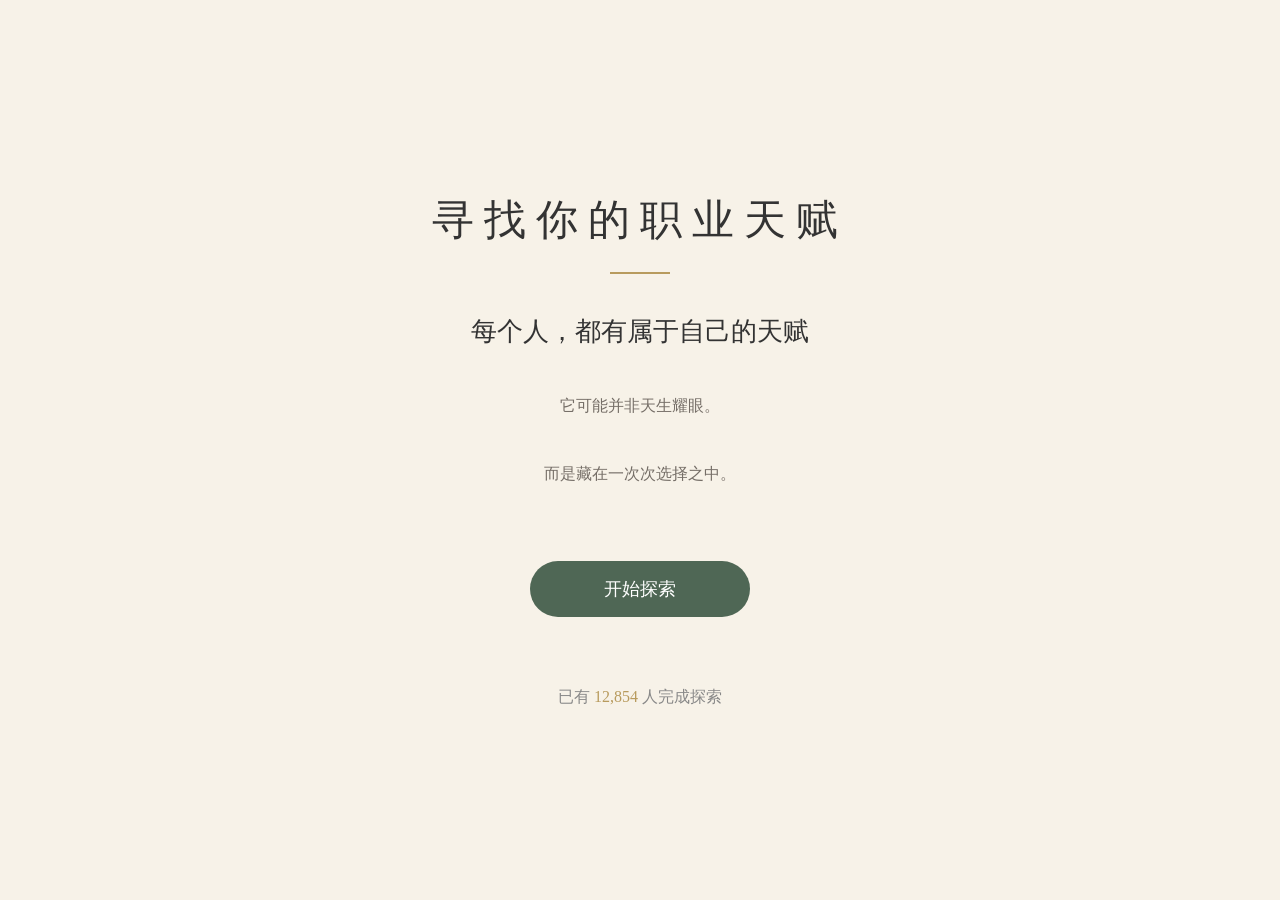
<file: index.html>
<!DOCTYPE html>
<html lang="zh-CN">

<head>
    <meta charset="UTF-8">
    <meta name="viewport" content="width=device-width, initial-scale=1.0">
    <title>寻找你的职业天赋</title>

    <link rel="stylesheet" href="css/style.css">
</head>

<body>

<div class="bg"></div>

<div class="home">

    <div class="logo">
        寻找你的职业天赋
    </div>

    <div class="line"></div>

    <h1>
        每个人，都有属于自己的天赋
    </h1>

    <p>

        它可能并非天生耀眼。

        <br><br>

        而是藏在一次次选择之中。

    </p>

    <button onclick="location.href='test.html'">

        开始探索

    </button>

    <div class="footer">

        已有 <span>12,854</span> 人完成探索

    </div>

</div>

</body>

</html>
</file>
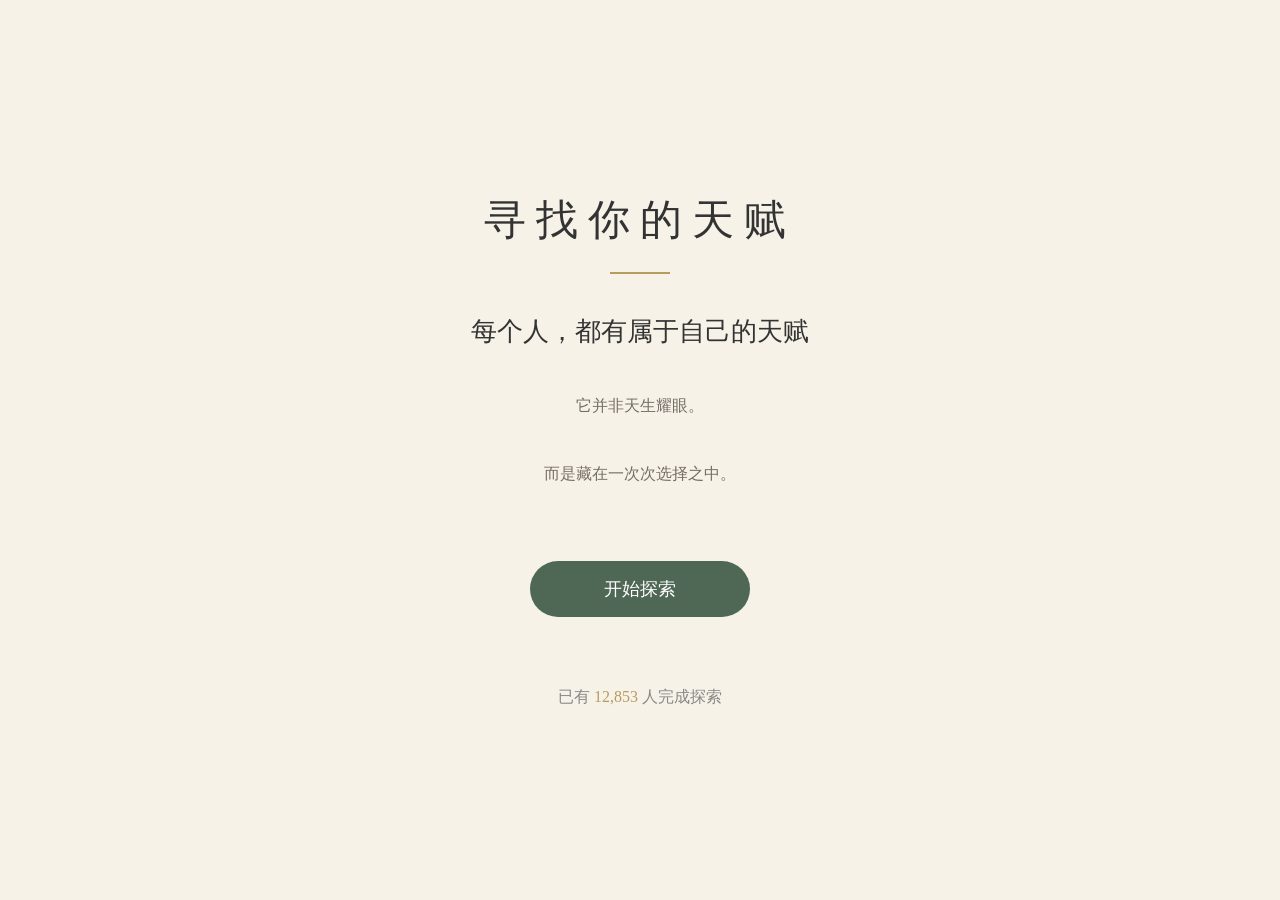
<file: talent-test/index.html>
<!DOCTYPE html>
<html lang="zh-CN">

<head>
    <meta charset="UTF-8">
    <meta name="viewport" content="width=device-width, initial-scale=1.0">
    <title>寻找你的天赋</title>

    <link rel="stylesheet" href="css/style.css">
</head>

<body>

<div class="bg"></div>

<div class="home">

    <div class="logo">
        寻找你的天赋
    </div>

    <div class="line"></div>

    <h1>
        每个人，都有属于自己的天赋
    </h1>

    <p>

        它并非天生耀眼。

        <br><br>

        而是藏在一次次选择之中。

    </p>

    <button onclick="location.href='test.html'">

        开始探索

    </button>

    <div class="footer">

        已有 <span>12,853</span> 人完成探索

    </div>

</div>

</body>

</html>
</file>
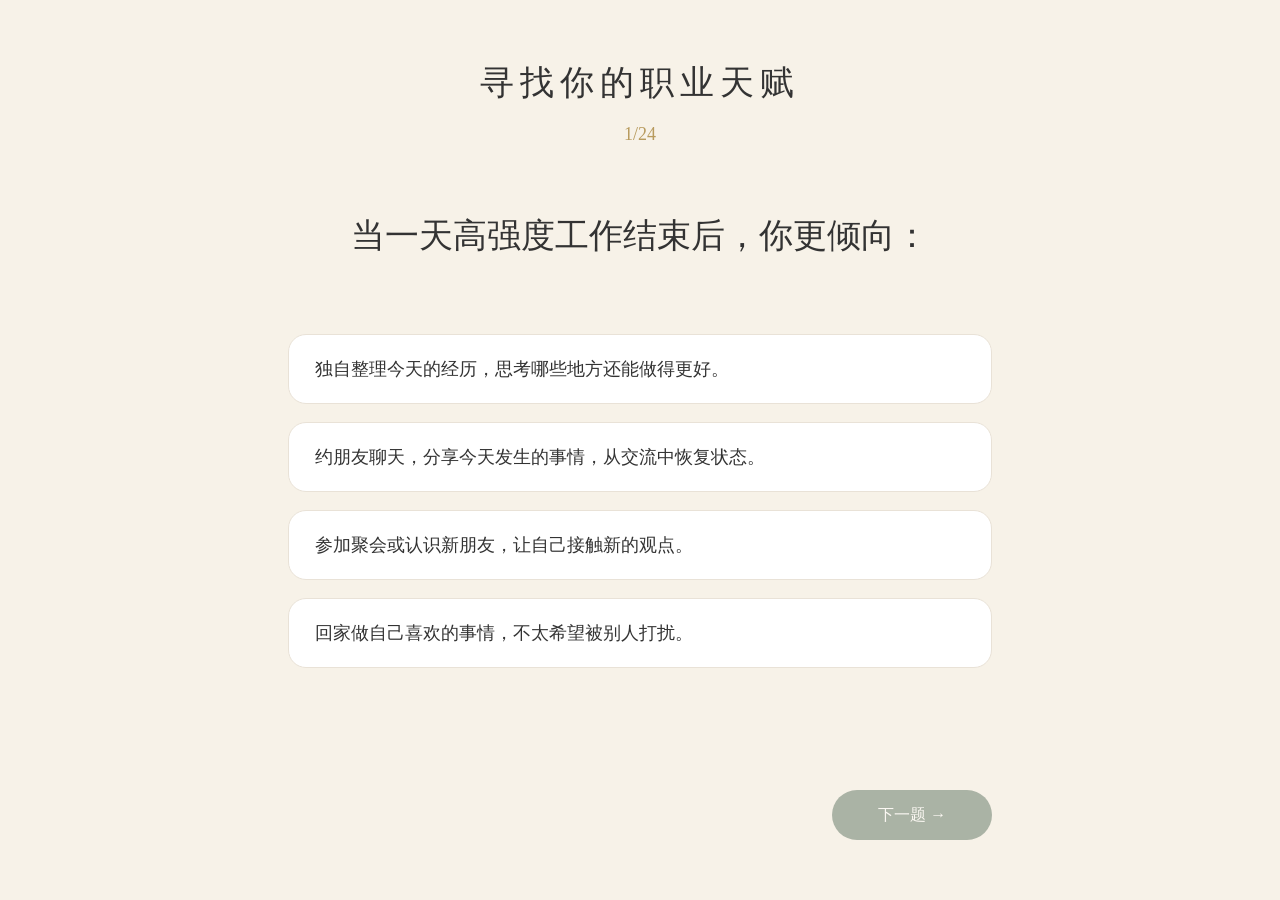
<file: test.html>
<!DOCTYPE html>
<html lang="zh-CN">

<head>
    <meta charset="UTF-8">
    <meta name="viewport" content="width=device-width, initial-scale=1.0">
    <title>寻找你的职业天赋</title>

    <link rel="stylesheet" href="css/style.css">
</head>

<body>

<div class="test-page">

    <!-- 顶部 -->
    <header class="top">

        <h1>寻找你的职业天赋</h1>

        <div class="progress">

           <span id="current">
1/24
</span>
        </div>

    </header>

    <!-- 中间内容 -->
    <main class="question-box">


        <h2 id="question">

            如果今天拥有完整的一天，你更愿意？

        </h2>

        <div class="options">

            <div class="option">
                阅读一本喜欢的书
            </div>

            <div class="option">
                去陌生地方探索
            </div>

            <div class="option">
                与朋友交流
            </div>

            <div class="option">
                完成一直想做的事情
            </div>

        </div>

    </main>

    <!-- 底部 -->
    <footer class="bottom">

        <button class="prev">

            ← 上一题

        </button>

        <button class="next">

            下一题 →

        </button>

    </footer>

</div>

<script src="js/questions.js"></script>

<script src="js/app.js"></script>

</body>

</html>
</file>
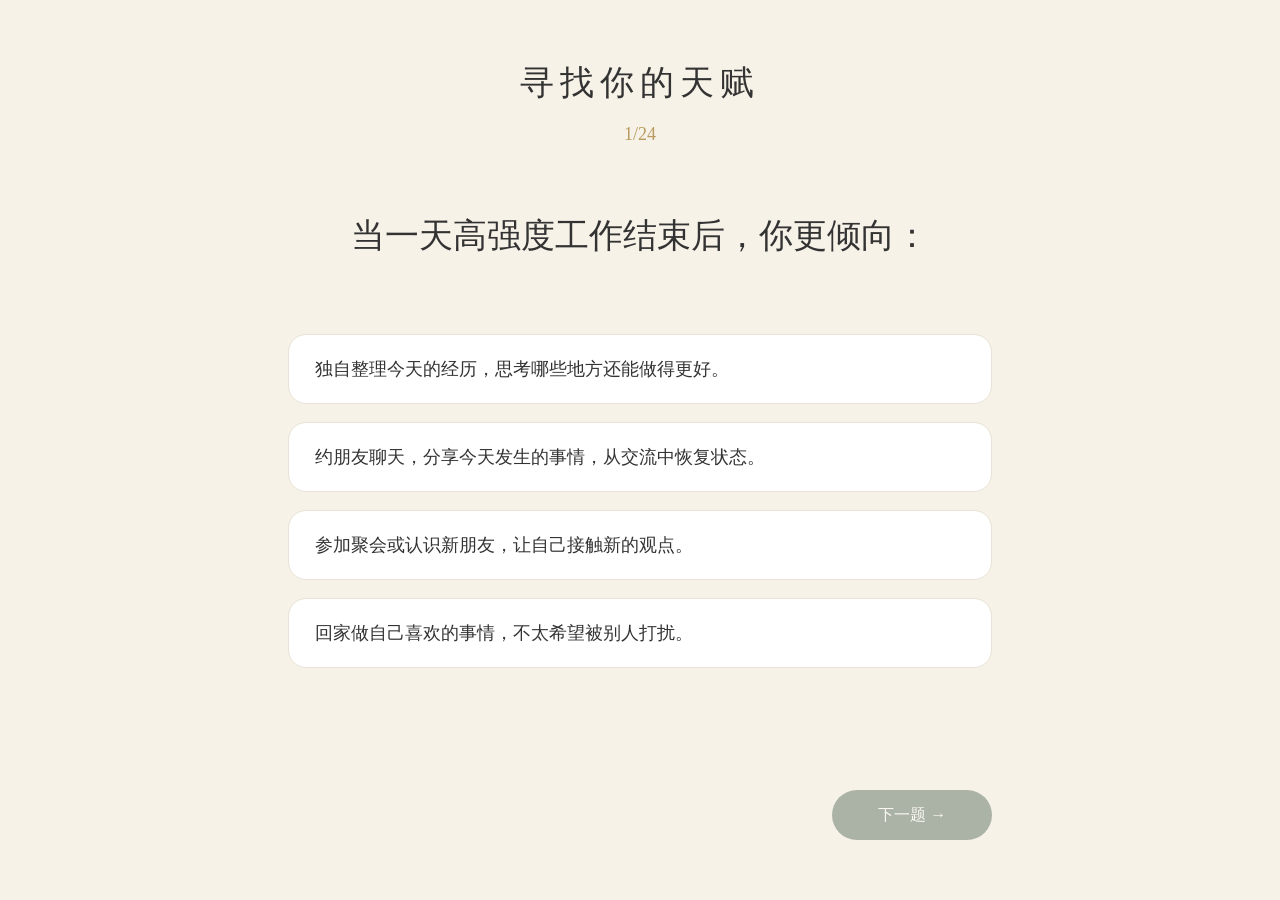
<file: talent-test/test.html>
<!DOCTYPE html>
<html lang="zh-CN">

<head>
    <meta charset="UTF-8">
    <meta name="viewport" content="width=device-width, initial-scale=1.0">
    <title>寻找你的天赋</title>

    <link rel="stylesheet" href="css/style.css">
</head>

<body>

<div class="test-page">

    <!-- 顶部 -->
    <header class="top">

        <h1>寻找你的天赋</h1>

        <div class="progress">

           <span id="current">
1/24
</span>
        </div>

    </header>

    <!-- 中间内容 -->
    <main class="question-box">


        <h2 id="question">

            如果今天拥有完整的一天，你更愿意？

        </h2>

        <div class="options">

            <div class="option">
                阅读一本喜欢的书
            </div>

            <div class="option">
                去陌生地方探索
            </div>

            <div class="option">
                与朋友交流
            </div>

            <div class="option">
                完成一直想做的事情
            </div>

        </div>

    </main>

    <!-- 底部 -->
    <footer class="bottom">

        <button class="prev">

            ← 上一题

        </button>

        <button class="next">

            下一题 →

        </button>

    </footer>

</div>

<script src="js/questions.js"></script>

<script src="js/app.js"></script>

</body>

</html>
</file>
<file: css/style.css>
/* ========= 全局 ========= */

*{
    margin:0;
    padding:0;
    box-sizing:border-box;
}

:root{

    --bg:#F7F4EE;
    --card:#FCFBF8;
    --text:#2F2A25;
    --sub:#756E67;
    --green:#4F6755;
    --gold:#B89B5E;
    --line:#E9E2D7;

}

body{

    background:var(--bg);

    color:var(--text);

    font-family:
    "Noto Serif SC",
    "Source Han Serif SC",
    serif;

    min-height:100vh;

}

/* ========= 首页 ========= */

.home{

    min-height:100vh;

    display:flex;

    flex-direction:column;

    justify-content:center;

    align-items:center;

    text-align:center;

    padding:40px;

}

.logo{

    font-size:42px;

    letter-spacing:10px;

    margin-bottom:24px;

}

.line{

    width:60px;

    height:2px;

    background:var(--gold);

    margin-bottom:40px;

}

.home h1{

    font-size:26px;

    font-weight:400;

}

.home p{

    margin-top:40px;

    line-height:34px;

    color:var(--sub);

}

.home button{

    margin-top:70px;

    width:220px;

    height:56px;

    border:none;

    border-radius:999px;

    background:var(--green);

    color:white;

    font-size:18px;

    cursor:pointer;

    transition:.35s;

}

.home button:hover{

    transform:translateY(-3px);

    box-shadow:0 15px 35px rgba(0,0,0,.08);

}

.footer{

    margin-top:70px;

    color:#888;

}

.footer span{

    color:var(--gold);

}

/* ========= 测试页 ========= */

.test-page{

    max-width:760px;

    margin:auto;

    min-height:100vh;

    padding:60px 28px;

    display:flex;

    flex-direction:column;

}

/* 顶部 */

.top{

    text-align:center;

}

.top h1{

    font-size:34px;

    font-weight:400;

    letter-spacing:6px;

}

.progress{

    margin-top:18px;

    color:var(--gold);

    font-size:18px;

}

/* 中间 */

.question-box{

    flex:1;

    display:flex;

    flex-direction:column;

    justify-content:center;

}

.question-title{

    text-align:center;

    color:var(--gold);

    letter-spacing:4px;

    margin-bottom:18px;

}

.question-box h2{

    text-align:center;

    font-size:34px;

    line-height:56px;

    font-weight:400;

    margin-bottom:70px;

}

/* 选项 */

.options{

    display:flex;

    flex-direction:column;

    gap:18px;

}

.option{

    background:white;

    border:1px solid var(--line);

    border-radius:18px;

    padding:22px 26px;

    font-size:18px;

    cursor:pointer;

    transition:.25s;

}

.option:hover{

    border-color:var(--green);

    transform:translateY(-3px);

    box-shadow:0 12px 28px rgba(0,0,0,.06);

}

.option.active{

    background:#EEF5EF;

    border-color:var(--green);

    color:var(--green);

}

/* 底部 */

.bottom{

    display:flex;

    justify-content:space-between;

    margin-top:60px;

}

.bottom button{

    width:160px;

    height:50px;

    border:none;

    border-radius:999px;

    cursor:pointer;

    font-size:16px;

}

.prev{

    background:#ECE8E1;

}

.next{

    background:var(--green);

    color:white;

}

.bottom button:hover{

    transform:translateY(-2px);

}

/* ========= 手机 ========= */

@media(max-width:768px){

.logo{

    font-size:32px;

}

.home h1{

    font-size:22px;

}

.question-box h2{

    font-size:28px;

    line-height:42px;

}

.option{

    font-size:16px;

}

.bottom{

    gap:12px;

}

.bottom button{

    width:100%;

}

}
.bottom button:disabled{

    opacity:.45;

    cursor:not-allowed;

    transform:none;

}

.bottom button:disabled:hover{

    transform:none;

    box-shadow:none;

}
/* ==========================
   Result Page Upgrade
========================== */
/* ==========================
   Result Page 东方风格
========================== */


.result-section{

    max-width:850px;

    margin:40px auto;

}


/* 顶部 */


.result-header{

    text-align:center;

    margin-bottom:70px;

}


.small-title{

    letter-spacing:8px;

    color:#8b7a5a;

    font-size:14px;

}



.result-header h1{

    margin:30px 0 15px;

    font-size:64px;

    font-family:"STKaiti","KaiTi",serif;

    color:#234d3c;

    font-weight:500;

}


#englishName{

    letter-spacing:6px;

    color:#a08c65;

    font-size:13px;

}





/* 内容区域 */


.result-card{

    background:transparent;

    border:none;

    box-shadow:none;

    padding:35px 15px;

    margin-bottom:20px;

    border-top:

    1px solid rgba(120,100,70,.25);

}



.result-card:last-child{

    border-bottom:

    1px solid rgba(120,100,70,.25);

}




.result-card h2{


    text-align:center;


    font-family:"STKaiti","KaiTi",serif;


    font-size:30px;


    color:#234d3c;


    margin-bottom:30px;


}



.result-card p{


    font-size:16px;


    line-height:2.2;


    color:#555;


    text-align:center;


}



/* 列表 */


.result-card ul{


    padding:0;


    margin:0;


}



.result-card li{


    list-style:none;


    text-align:center;


    padding:12px;


    color:#555;


}




/* 雷达图区域 */


#radarChart{


    margin:auto;

    max-height:380px;

}



/* AI区域 */


#aiAdvice{


    background:#eee6d7;


    border-radius:20px;


    padding:30px;


}



/* 按钮 */


.share-btn{


    display:block;


    margin:50px auto;


    width:240px;


    height:55px;


    border-radius:30px;


    border:none;


    background:#234d3c;


    color:white;


    font-size:16px;


}
/* 全局背景统一 */

body{

    background:#f7f2e8;

    color:#333;

}
/* =====结果页===== */


.result-page{


width:100%;

max-width:760px;

margin:auto;

padding:80px 30px;


}



.result-header{


text-align:center;

margin-bottom:80px;


}



.small-title{


font-size:16px;

letter-spacing:8px;

color:#8d7652;


}



.result-header h1{


    font-family:
    "Songti SC",
    "STSong",
    "SimSun",
    serif;


    font-size:64px;


    font-weight:400;


    letter-spacing:8px;


    color:#315c46;


    margin:30px 0;


}



#englishName{


letter-spacing:5px;

font-size:14px;

color:#a58b5c;


}





.result-section{

    max-width:720px;

    margin:40px auto;

    padding:35px 45px;

}


.result-section h2{


    font-family:
    "Songti SC",
    "STSong",
    "SimSun",
    serif;


    font-size:32px;


    font-weight:400;


    letter-spacing:5px;


    color:#315c46;


    margin-bottom:35px;


}



.result-section p{

    font-family:
    "Microsoft YaHei",
    "PingFang SC",
    sans-serif;


    font-size:16px;


    line-height:2.2;


    letter-spacing:2px;


    color:#555;


    text-align:left;


    text-indent:0;


    margin-top:20px;


    margin-bottom:20px;

}
.share-btn{


margin:50px auto;

display:block;

width:260px;

height:55px;

border:none;

border-radius:30px;

background:#526f5c;

color:white;

font-size:18px;


}
.result-section{

    max-width:850px;


    margin:60px auto;


    padding:0 40px;

}

.result-section ul{

    padding-left:0;

    margin:0;

    list-style:none;

}



.result-section li{

    font-family:
    "Microsoft YaHei",
    "PingFang SC",
    sans-serif;

    font-size:16px;

    line-height:2;

    color:#555;

    text-align:left;

    margin-bottom:12px;

}
.report-btn{


    margin-top:40px;


    padding:16px 55px;


    border:none;


    border-radius:15px;


    background:#526e57;


    color:#fff;


    font-family:
    "Microsoft YaHei",
    "PingFang SC",
    sans-serif;


    font-size:18px;


    letter-spacing:3px;


    cursor:pointer;


    transition:0.3s;


}



.report-btn:hover{


    opacity:0.85;


}
@media (max-width: 600px) {


/* ===== 测试页手机端 ===== */


/* 顶部标题 */
.test-page .top h1 {
    font-size: 22px !important;
    margin-top: 10px !important;
    margin-bottom: 5px !important;
}


/* 进度数字 */
.test-page .progress {
    font-size: 13px !important;
    margin-bottom: 12px !important;
}



/* ===== 核心：题目 ===== */

.test-page #question {

    font-size: 18px !important;

    line-height: 1.4 !important;

    /* 题目距离选项 */
    margin-bottom: 8px !important;

    /* 上下距离 */
    margin-top: 10px !important;

}



/* ===== 选项区域 ===== */

.test-page .options {

    margin-top: 5px !important;

}



/* 选项按钮 */
.test-page .options label,
.test-page .option {

    font-size: 15px !important;

    padding: 10px 12px !important;

    margin-bottom: 8px !important;

}



}
@media (max-width: 600px) {


/* =====================
   结果页手机端优化
===================== */


/* 结果页大标题 */
.result-page h1 {
    font-size: 28px !important;
    line-height: 1.3 !important;
}


/* 小标题：
   你的天赋画像
   核心特质解析
   等
*/
.result-page h2 {

    font-size: 20px !important;

    line-height: 1.4 !important;

    margin-top: 18px !important;

    margin-bottom: 10px !important;

}



/* 如果这些标题用了h3 */
.result-page h3 {

    font-size: 18px !important;

    margin-top: 15px !important;

    margin-bottom: 8px !important;

}



/* 正文内容 */
.result-page p {

    font-size: 15px !important;

    line-height: 1.7 !important;

}



/* 列表文字 */
.result-page li {

    font-size: 15px !important;

    line-height: 1.6 !important;

}



/* 整体左右空间 */
.result-page {

    padding-left:16px !important;

    padding-right:16px !important;

}



}
</file>
<file: talent-test/css/style.css>
/* ========= 全局 ========= */

*{
    margin:0;
    padding:0;
    box-sizing:border-box;
}

:root{

    --bg:#F7F4EE;
    --card:#FCFBF8;
    --text:#2F2A25;
    --sub:#756E67;
    --green:#4F6755;
    --gold:#B89B5E;
    --line:#E9E2D7;

}

body{

    background:var(--bg);

    color:var(--text);

    font-family:
    "Noto Serif SC",
    "Source Han Serif SC",
    serif;

    min-height:100vh;

}

/* ========= 首页 ========= */

.home{

    min-height:100vh;

    display:flex;

    flex-direction:column;

    justify-content:center;

    align-items:center;

    text-align:center;

    padding:40px;

}

.logo{

    font-size:42px;

    letter-spacing:10px;

    margin-bottom:24px;

}

.line{

    width:60px;

    height:2px;

    background:var(--gold);

    margin-bottom:40px;

}

.home h1{

    font-size:26px;

    font-weight:400;

}

.home p{

    margin-top:40px;

    line-height:34px;

    color:var(--sub);

}

.home button{

    margin-top:70px;

    width:220px;

    height:56px;

    border:none;

    border-radius:999px;

    background:var(--green);

    color:white;

    font-size:18px;

    cursor:pointer;

    transition:.35s;

}

.home button:hover{

    transform:translateY(-3px);

    box-shadow:0 15px 35px rgba(0,0,0,.08);

}

.footer{

    margin-top:70px;

    color:#888;

}

.footer span{

    color:var(--gold);

}

/* ========= 测试页 ========= */

.test-page{

    max-width:760px;

    margin:auto;

    min-height:100vh;

    padding:60px 28px;

    display:flex;

    flex-direction:column;

}

/* 顶部 */

.top{

    text-align:center;

}

.top h1{

    font-size:34px;

    font-weight:400;

    letter-spacing:6px;

}

.progress{

    margin-top:18px;

    color:var(--gold);

    font-size:18px;

}

/* 中间 */

.question-box{

    flex:1;

    display:flex;

    flex-direction:column;

    justify-content:center;

}

.question-title{

    text-align:center;

    color:var(--gold);

    letter-spacing:4px;

    margin-bottom:18px;

}

.question-box h2{

    text-align:center;

    font-size:34px;

    line-height:56px;

    font-weight:400;

    margin-bottom:70px;

}

/* 选项 */

.options{

    display:flex;

    flex-direction:column;

    gap:18px;

}

.option{

    background:white;

    border:1px solid var(--line);

    border-radius:18px;

    padding:22px 26px;

    font-size:18px;

    cursor:pointer;

    transition:.25s;

}

.option:hover{

    border-color:var(--green);

    transform:translateY(-3px);

    box-shadow:0 12px 28px rgba(0,0,0,.06);

}

.option.active{

    background:#EEF5EF;

    border-color:var(--green);

    color:var(--green);

}

/* 底部 */

.bottom{

    display:flex;

    justify-content:space-between;

    margin-top:60px;

}

.bottom button{

    width:160px;

    height:50px;

    border:none;

    border-radius:999px;

    cursor:pointer;

    font-size:16px;

}

.prev{

    background:#ECE8E1;

}

.next{

    background:var(--green);

    color:white;

}

.bottom button:hover{

    transform:translateY(-2px);

}

/* ========= 手机 ========= */

@media(max-width:768px){

.logo{

    font-size:32px;

}

.home h1{

    font-size:22px;

}

.question-box h2{

    font-size:28px;

    line-height:42px;

}

.option{

    font-size:16px;

}

.bottom{

    gap:12px;

}

.bottom button{

    width:100%;

}

}
.bottom button:disabled{

    opacity:.45;

    cursor:not-allowed;

    transform:none;

}

.bottom button:disabled:hover{

    transform:none;

    box-shadow:none;

}
/* ==========================
   Result Page Upgrade
========================== */
/* ==========================
   Result Page 东方风格
========================== */


.result-section{

    max-width:850px;

    margin:40px auto;

}


/* 顶部 */


.result-header{

    text-align:center;

    margin-bottom:70px;

}


.small-title{

    letter-spacing:8px;

    color:#8b7a5a;

    font-size:14px;

}



.result-header h1{

    margin:30px 0 15px;

    font-size:64px;

    font-family:"STKaiti","KaiTi",serif;

    color:#234d3c;

    font-weight:500;

}


#englishName{

    letter-spacing:6px;

    color:#a08c65;

    font-size:13px;

}





/* 内容区域 */


.result-card{

    background:transparent;

    border:none;

    box-shadow:none;

    padding:35px 15px;

    margin-bottom:20px;

    border-top:

    1px solid rgba(120,100,70,.25);

}



.result-card:last-child{

    border-bottom:

    1px solid rgba(120,100,70,.25);

}




.result-card h2{


    text-align:center;


    font-family:"STKaiti","KaiTi",serif;


    font-size:30px;


    color:#234d3c;


    margin-bottom:30px;


}



.result-card p{


    font-size:16px;


    line-height:2.2;


    color:#555;


    text-align:center;


}



/* 列表 */


.result-card ul{


    padding:0;


    margin:0;


}



.result-card li{


    list-style:none;


    text-align:center;


    padding:12px;


    color:#555;


}




/* 雷达图区域 */


#radarChart{


    margin:auto;

    max-height:380px;

}



/* AI区域 */


#aiAdvice{


    background:#eee6d7;


    border-radius:20px;


    padding:30px;


}



/* 按钮 */


.share-btn{


    display:block;


    margin:50px auto;


    width:240px;


    height:55px;


    border-radius:30px;


    border:none;


    background:#234d3c;


    color:white;


    font-size:16px;


}
/* 全局背景统一 */

body{

    background:#f7f2e8;

    color:#333;

}
/* =====结果页===== */


.result-page{


width:100%;

max-width:760px;

margin:auto;

padding:80px 30px;


}



.result-header{


text-align:center;

margin-bottom:80px;


}



.small-title{


font-size:16px;

letter-spacing:8px;

color:#8d7652;


}



.result-header h1{


    font-family:
    "Songti SC",
    "STSong",
    "SimSun",
    serif;


    font-size:64px;


    font-weight:400;


    letter-spacing:8px;


    color:#315c46;


    margin:30px 0;


}



#englishName{


letter-spacing:5px;

font-size:14px;

color:#a58b5c;


}





.result-section{

    max-width:720px;

    margin:40px auto;

    padding:35px 45px;

}


.result-section h2{


    font-family:
    "Songti SC",
    "STSong",
    "SimSun",
    serif;


    font-size:32px;


    font-weight:400;


    letter-spacing:5px;


    color:#315c46;


    margin-bottom:35px;


}



.result-section p{

    font-family:
    "Microsoft YaHei",
    "PingFang SC",
    sans-serif;


    font-size:16px;


    line-height:2.2;


    letter-spacing:2px;


    color:#555;


    text-align:left;


    text-indent:0;


    margin-top:20px;


    margin-bottom:20px;

}
.share-btn{


margin:50px auto;

display:block;

width:260px;

height:55px;

border:none;

border-radius:30px;

background:#526f5c;

color:white;

font-size:18px;


}
.result-section{

    max-width:850px;


    margin:60px auto;


    padding:0 40px;

}

.result-section ul{

    padding-left:0;

    margin:0;

    list-style:none;

}



.result-section li{

    font-family:
    "Microsoft YaHei",
    "PingFang SC",
    sans-serif;

    font-size:16px;

    line-height:2;

    color:#555;

    text-align:left;

    margin-bottom:12px;

}
.report-btn{


    margin-top:40px;


    padding:16px 55px;


    border:none;


    border-radius:15px;


    background:#526e57;


    color:#fff;


    font-family:
    "Microsoft YaHei",
    "PingFang SC",
    sans-serif;


    font-size:18px;


    letter-spacing:3px;


    cursor:pointer;


    transition:0.3s;


}



.report-btn:hover{


    opacity:0.85;


}
</file>
